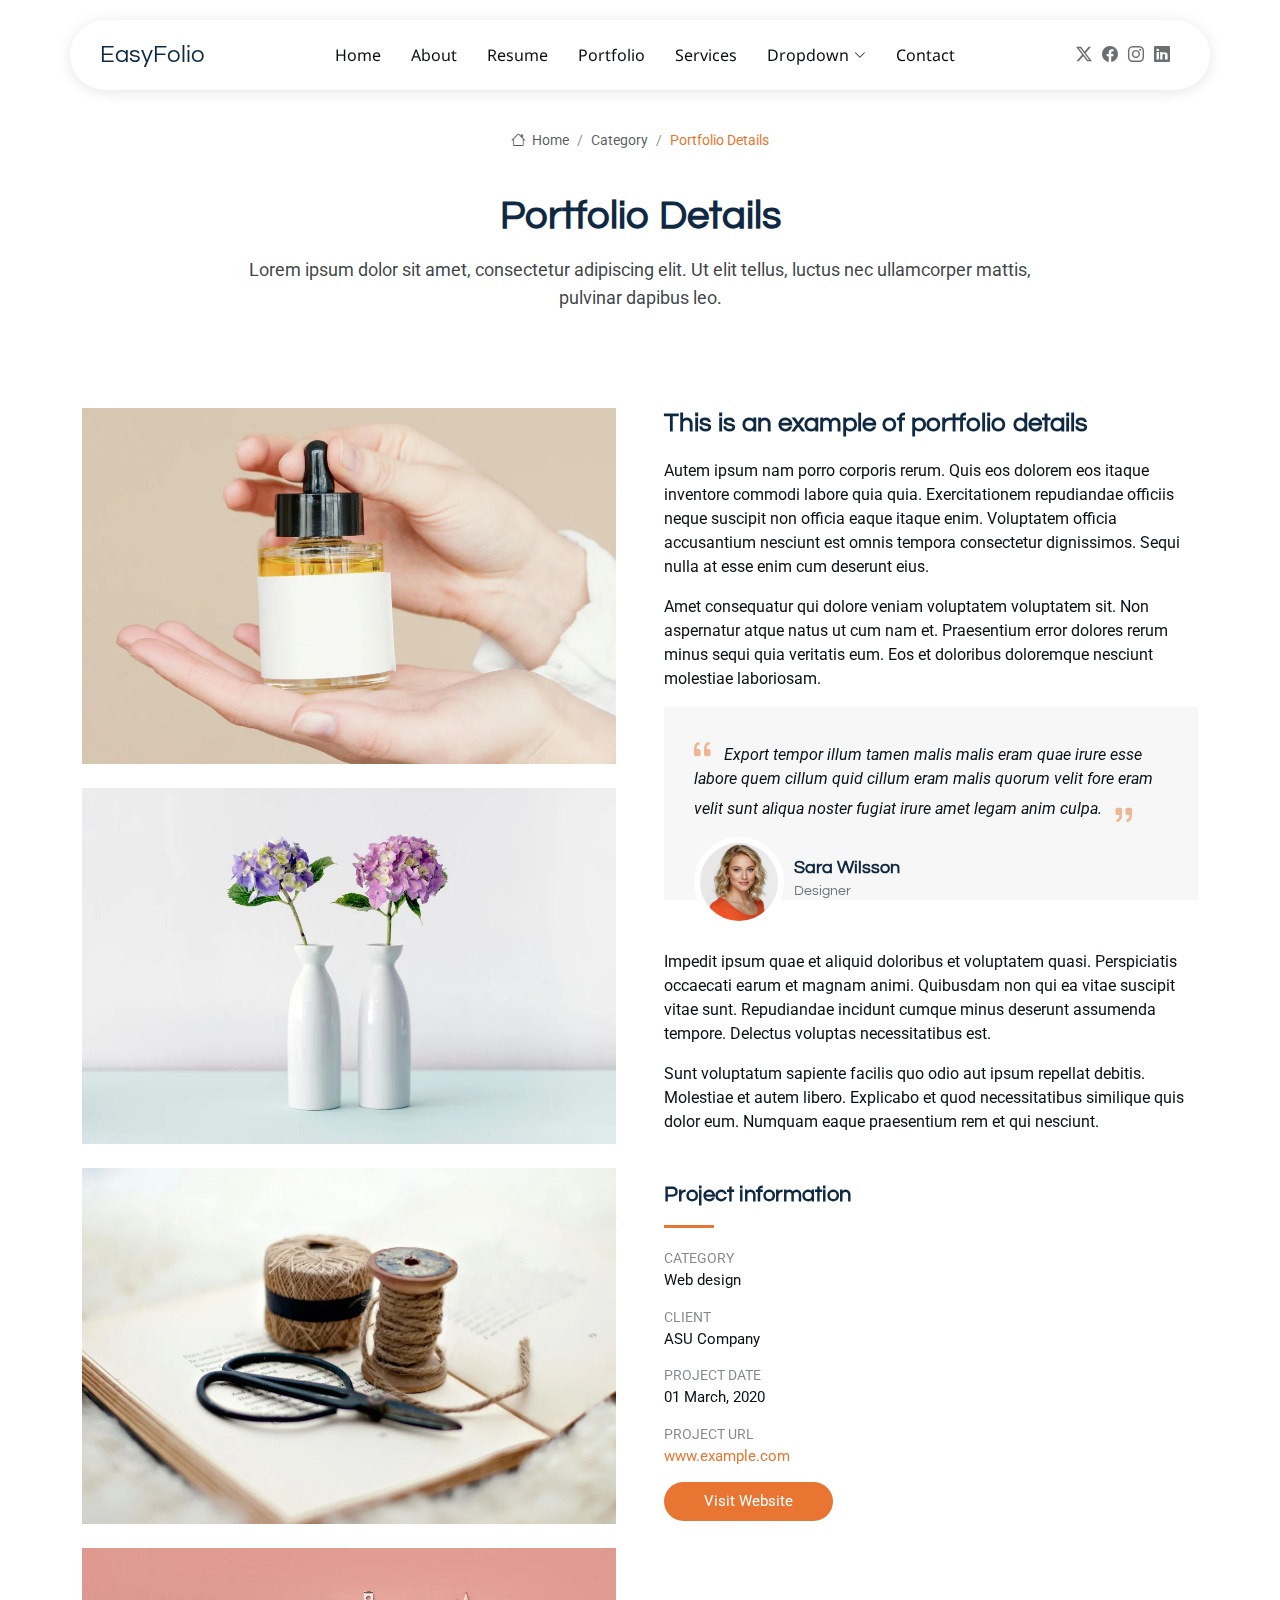
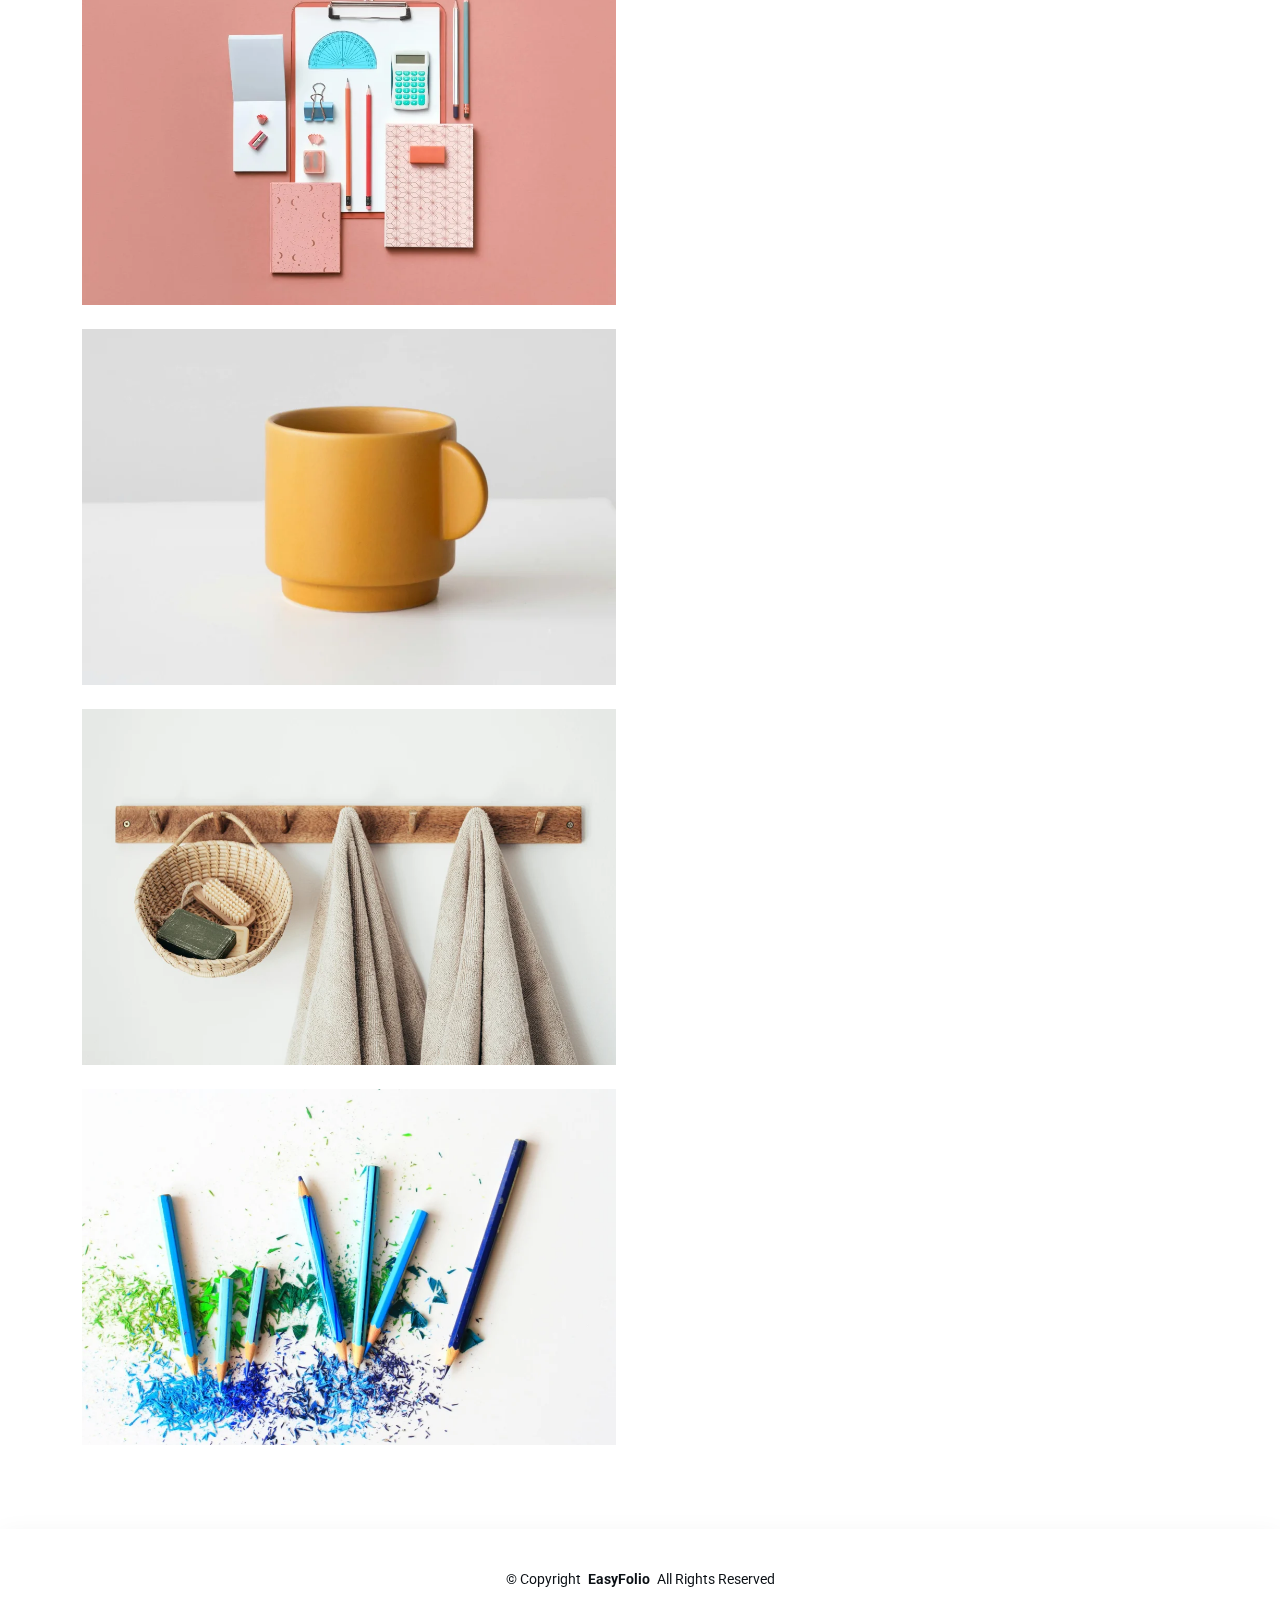
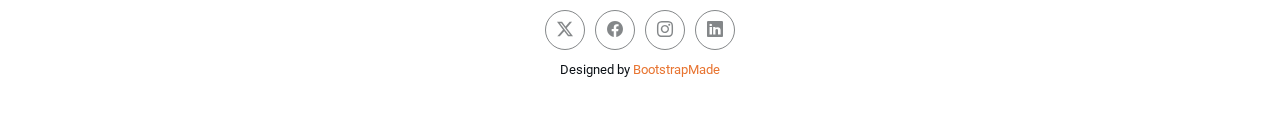
<file: portfolio-details.html>
<!DOCTYPE html>
<html lang="en">

<head>
  <meta charset="utf-8">
  <meta content="width=device-width, initial-scale=1.0" name="viewport">
  <title>Portfolio Details - EasyFolio Bootstrap Template</title>
  <meta name="description" content="">
  <meta name="keywords" content="">

  <!-- Favicons -->
  <link href="assets/img/favicon.png" rel="icon">
  <link href="assets/img/apple-touch-icon.png" rel="apple-touch-icon">

  <!-- Fonts -->
  <link href="https://fonts.googleapis.com" rel="preconnect">
  <link href="https://fonts.gstatic.com" rel="preconnect" crossorigin>
  <link href="https://fonts.googleapis.com/css2?family=Roboto:ital,wght@0,100;0,300;0,400;0,500;0,700;0,900;1,100;1,300;1,400;1,500;1,700;1,900&family=Noto+Sans:ital,wght@0,100;0,200;0,300;0,400;0,500;0,600;0,700;0,800;0,900;1,100;1,200;1,300;1,400;1,500;1,600;1,700;1,800;1,900&family=Questrial:wght@400&display=swap" rel="stylesheet">

  <!-- Vendor CSS Files -->
  <link href="assets/vendor/bootstrap/css/bootstrap.min.css" rel="stylesheet">
  <link href="assets/vendor/bootstrap-icons/bootstrap-icons.css" rel="stylesheet">
  <link href="assets/vendor/aos/aos.css" rel="stylesheet">
  <link href="assets/vendor/glightbox/css/glightbox.min.css" rel="stylesheet">
  <link href="assets/vendor/swiper/swiper-bundle.min.css" rel="stylesheet">

  <!-- Main CSS File -->
  <link href="assets/css/main.css" rel="stylesheet">

  <!-- =======================================================
  * Template Name: EasyFolio
  * Template URL: https://bootstrapmade.com/easyfolio-bootstrap-portfolio-template/
  * Updated: Feb 21 2025 with Bootstrap v5.3.3
  * Author: BootstrapMade.com
  * License: https://bootstrapmade.com/license/
  ======================================================== -->
</head>

<body class="portfolio-details-page">

  <header id="header" class="header d-flex align-items-center sticky-top">
    <div class="header-container container-fluid container-xl position-relative d-flex align-items-center justify-content-between">

      <a href="index.html" class="logo d-flex align-items-center me-auto me-xl-0">
        <!-- Uncomment the line below if you also wish to use an image logo -->
        <!-- <img src="assets/img/logo.webp" alt=""> -->
        <h1 class="sitename">EasyFolio</h1>
      </a>

      <nav id="navmenu" class="navmenu">
        <ul>
          <li><a href="#hero">Home</a></li>
          <li><a href="#about">About</a></li>
          <li><a href="#resume">Resume</a></li>
          <li><a href="#portfolio">Portfolio</a></li>
          <li><a href="#services">Services</a></li>
          <li class="dropdown"><a href="#"><span>Dropdown</span> <i class="bi bi-chevron-down toggle-dropdown"></i></a>
            <ul>
              <li><a href="#">Dropdown 1</a></li>
              <li class="dropdown"><a href="#"><span>Deep Dropdown</span> <i class="bi bi-chevron-down toggle-dropdown"></i></a>
                <ul>
                  <li><a href="#">Deep Dropdown 1</a></li>
                  <li><a href="#">Deep Dropdown 2</a></li>
                  <li><a href="#">Deep Dropdown 3</a></li>
                  <li><a href="#">Deep Dropdown 4</a></li>
                  <li><a href="#">Deep Dropdown 5</a></li>
                </ul>
              </li>
              <li><a href="#">Dropdown 2</a></li>
              <li><a href="#">Dropdown 3</a></li>
              <li><a href="#">Dropdown 4</a></li>
            </ul>
          </li>
          <li><a href="#contact">Contact</a></li>
        </ul>
        <i class="mobile-nav-toggle d-xl-none bi bi-list"></i>
      </nav>

      <div class="header-social-links">
        <a href="#" class="twitter"><i class="bi bi-twitter-x"></i></a>
        <a href="#" class="facebook"><i class="bi bi-facebook"></i></a>
        <a href="#" class="instagram"><i class="bi bi-instagram"></i></a>
        <a href="#" class="linkedin"><i class="bi bi-linkedin"></i></a>
      </div>

    </div>
  </header>

  <main class="main">

    <!-- Page Title -->
    <div class="page-title">
      <div class="breadcrumbs">
        <nav aria-label="breadcrumb">
          <ol class="breadcrumb">
            <li class="breadcrumb-item"><a href="#"><i class="bi bi-house"></i> Home</a></li>
            <li class="breadcrumb-item"><a href="#">Category</a></li>
            <li class="breadcrumb-item active current">Portfolio Details</li>
          </ol>
        </nav>
      </div>

      <div class="title-wrapper">
        <h1>Portfolio Details</h1>
        <p>Lorem ipsum dolor sit amet, consectetur adipiscing elit. Ut elit tellus, luctus nec ullamcorper mattis, pulvinar dapibus leo.</p>
      </div>
    </div><!-- End Page Title -->

    <!-- Portfolio Details Section -->
    <section id="portfolio-details" class="portfolio-details section">

      <div class="container" data-aos="fade-up">

        <div class="row gy-4 g-lg-5">
          <div class="col-lg-6">
            <img src="assets/img/portfolio/portfolio-1.webp" class="img-fluid mb-4" alt="">
            <img src="assets/img/portfolio/portfolio-10.webp" class="img-fluid mb-4" alt="">
            <img src="assets/img/portfolio/portfolio-7.webp" class="img-fluid mb-4" alt="">
            <img src="assets/img/portfolio/portfolio-4.webp" class="img-fluid mb-4" alt="">
            <img src="assets/img/portfolio/portfolio-5.webp" class="img-fluid mb-4" alt="">
            <img src="assets/img/portfolio/portfolio-11.webp" class="img-fluid mb-4" alt="">
            <img src="assets/img/portfolio/portfolio-8.webp" class="img-fluid mb-4" alt="">
          </div>

          <div class="col-lg-6">

            <div class="position-sticky" style="top: 40px">
              <div class="portfolio-description">
                <h2>This is an example of portfolio details</h2>
                <p>
                  Autem ipsum nam porro corporis rerum. Quis eos dolorem eos itaque inventore commodi labore quia quia. Exercitationem repudiandae officiis neque suscipit non officia eaque itaque enim. Voluptatem officia accusantium nesciunt est omnis tempora consectetur dignissimos. Sequi nulla at esse enim cum deserunt eius.
                </p>
                <p>
                  Amet consequatur qui dolore veniam voluptatem voluptatem sit. Non aspernatur atque natus ut cum nam et. Praesentium error dolores rerum minus sequi quia veritatis eum. Eos et doloribus doloremque nesciunt molestiae laboriosam.
                </p>

                <div class="testimonial-item">
                  <p>
                    <i class="bi bi-quote quote-icon-left"></i>
                    <span>Export tempor illum tamen malis malis eram quae irure esse labore quem cillum quid cillum eram malis quorum velit fore eram velit sunt aliqua noster fugiat irure amet legam anim culpa.</span>
                    <i class="bi bi-quote quote-icon-right"></i>
                  </p>
                  <div>
                    <img src="assets/img/person/person-f-5.webp" class="testimonial-img" alt="">
                    <h3>Sara Wilsson</h3>
                    <h4>Designer</h4>
                  </div>
                </div>

                <p>
                  Impedit ipsum quae et aliquid doloribus et voluptatem quasi. Perspiciatis occaecati earum et magnam animi. Quibusdam non qui ea vitae suscipit vitae sunt. Repudiandae incidunt cumque minus deserunt assumenda tempore. Delectus voluptas necessitatibus est.
                </p>

                <p>
                  Sunt voluptatum sapiente facilis quo odio aut ipsum repellat debitis. Molestiae et autem libero. Explicabo et quod necessitatibus similique quis dolor eum. Numquam eaque praesentium rem et qui nesciunt.
                </p>

              </div>

              <div class="portfolio-info mt-5">
                <h3>Project information</h3>
                <ul>
                  <li><strong>Category</strong> Web design</li>
                  <li><strong>Client</strong> ASU Company</li>
                  <li><strong>Project date</strong> 01 March, 2020</li>
                  <li><strong>Project URL</strong> <a href="#">www.example.com</a></li>
                  <li><a href="#" class="btn-visit align-self-start">Visit Website</a></li>
                </ul>
              </div>
            </div>

          </div>
        </div>

      </div>

    </section><!-- /Portfolio Details Section -->

  </main>

  <footer id="footer" class="footer">

    <div class="container">
      <div class="copyright text-center ">
        <p>© <span>Copyright</span> <strong class="px-1 sitename">EasyFolio</strong> <span>All Rights Reserved</span></p>
      </div>
      <div class="social-links d-flex justify-content-center">
        <a href=""><i class="bi bi-twitter-x"></i></a>
        <a href=""><i class="bi bi-facebook"></i></a>
        <a href=""><i class="bi bi-instagram"></i></a>
        <a href=""><i class="bi bi-linkedin"></i></a>
      </div>
      <div class="credits">
        <!-- All the links in the footer should remain intact. -->
        <!-- You can delete the links only if you've purchased the pro version. -->
        <!-- Licensing information: https://bootstrapmade.com/license/ -->
        <!-- Purchase the pro version with working PHP/AJAX contact form: [buy-url] -->
        Designed by <a href="https://bootstrapmade.com/">BootstrapMade</a>
      </div>
    </div>

  </footer>

  <!-- Scroll Top -->
  <a href="#" id="scroll-top" class="scroll-top d-flex align-items-center justify-content-center"><i class="bi bi-arrow-up-short"></i></a>

  <!-- Vendor JS Files -->
  <script src="assets/vendor/bootstrap/js/bootstrap.bundle.min.js"></script>
  <script src="assets/vendor/php-email-form/validate.js"></script>
  <script src="assets/vendor/aos/aos.js"></script>
  <script src="assets/vendor/waypoints/noframework.waypoints.js"></script>
  <script src="assets/vendor/glightbox/js/glightbox.min.js"></script>
  <script src="assets/vendor/imagesloaded/imagesloaded.pkgd.min.js"></script>
  <script src="assets/vendor/isotope-layout/isotope.pkgd.min.js"></script>
  <script src="assets/vendor/swiper/swiper-bundle.min.js"></script>

  <!-- Main JS File -->
  <script src="assets/js/main.js"></script>

</body>

</html>
</file>
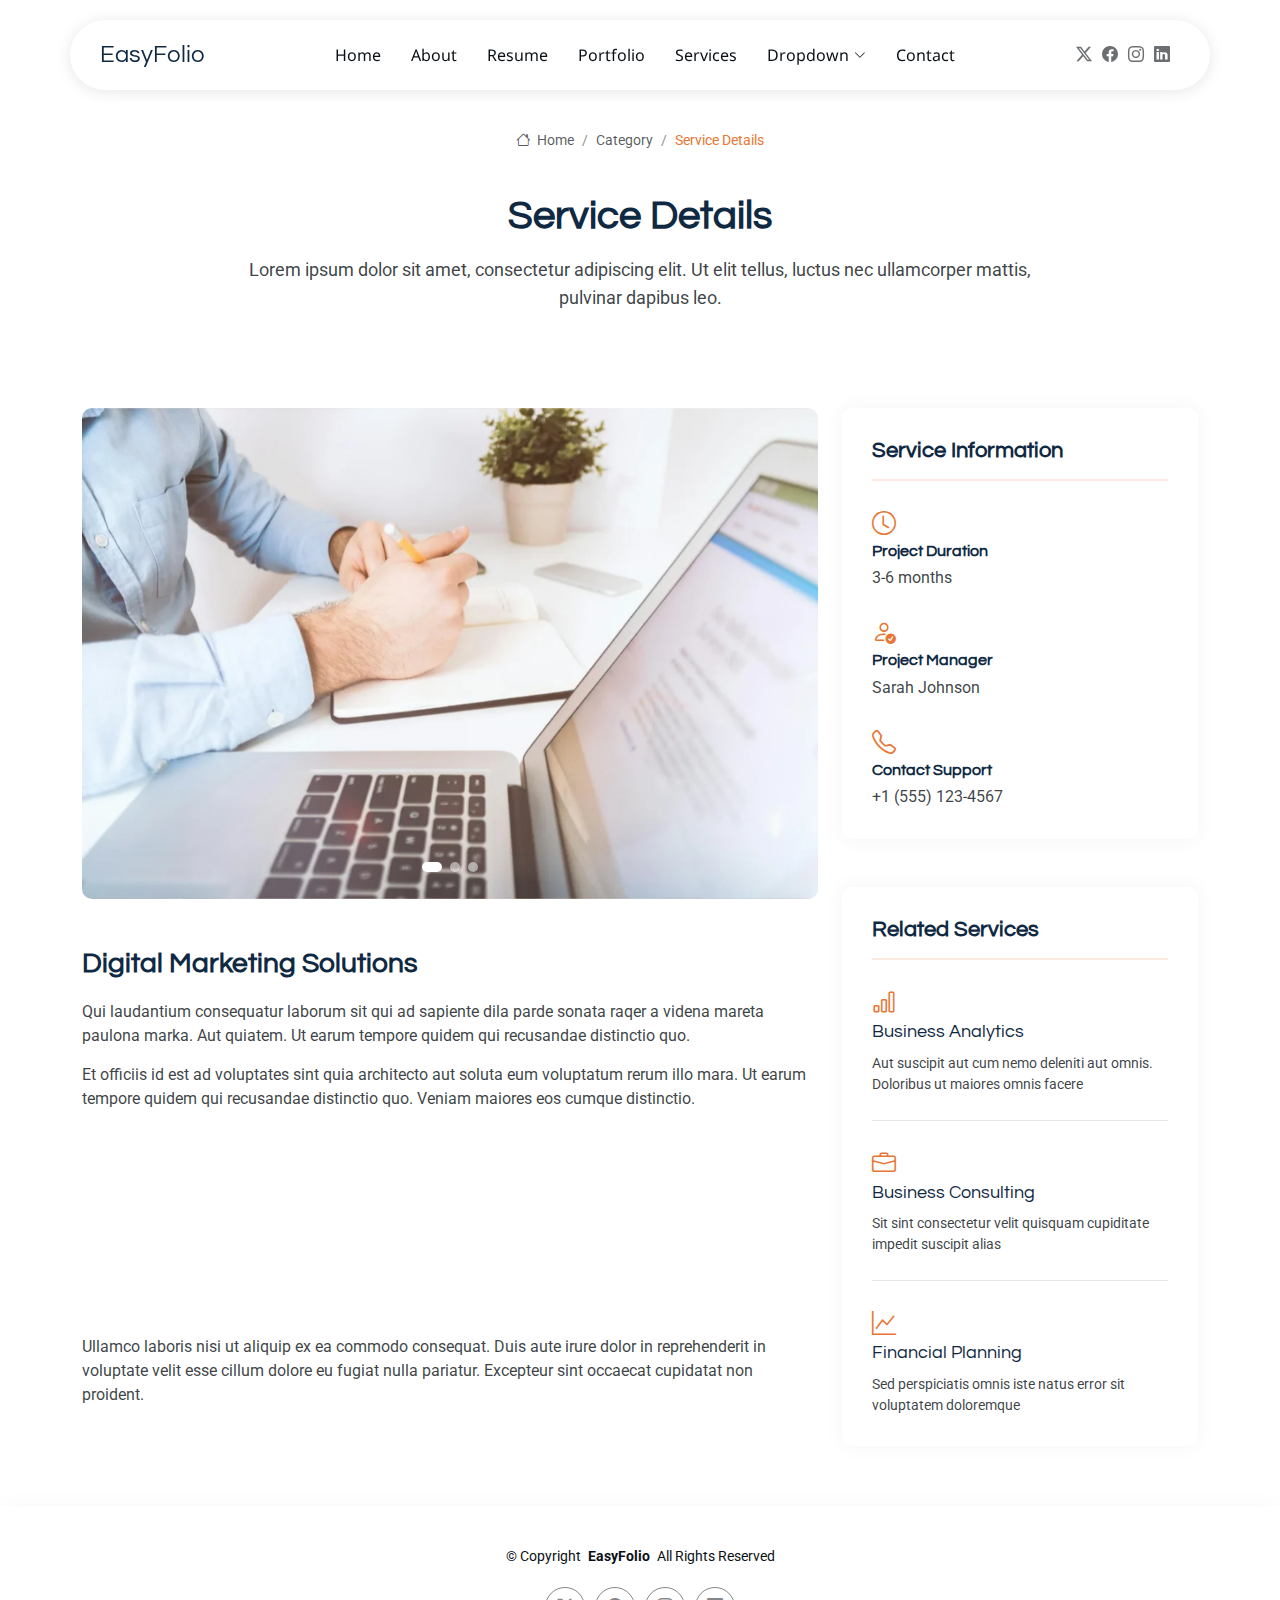
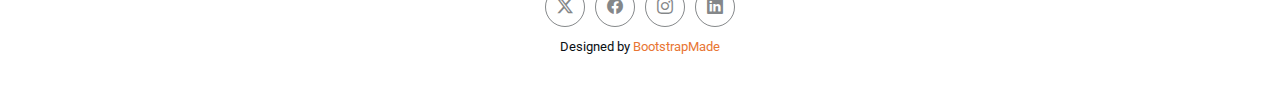
<file: service-details.html>
<!DOCTYPE html>
<html lang="en">

<head>
  <meta charset="utf-8">
  <meta content="width=device-width, initial-scale=1.0" name="viewport">
  <title>Service Details - EasyFolio Bootstrap Template</title>
  <meta name="description" content="">
  <meta name="keywords" content="">

  <!-- Favicons -->
  <link href="assets/img/favicon.png" rel="icon">
  <link href="assets/img/apple-touch-icon.png" rel="apple-touch-icon">

  <!-- Fonts -->
  <link href="https://fonts.googleapis.com" rel="preconnect">
  <link href="https://fonts.gstatic.com" rel="preconnect" crossorigin>
  <link href="https://fonts.googleapis.com/css2?family=Roboto:ital,wght@0,100;0,300;0,400;0,500;0,700;0,900;1,100;1,300;1,400;1,500;1,700;1,900&family=Noto+Sans:ital,wght@0,100;0,200;0,300;0,400;0,500;0,600;0,700;0,800;0,900;1,100;1,200;1,300;1,400;1,500;1,600;1,700;1,800;1,900&family=Questrial:wght@400&display=swap" rel="stylesheet">

  <!-- Vendor CSS Files -->
  <link href="assets/vendor/bootstrap/css/bootstrap.min.css" rel="stylesheet">
  <link href="assets/vendor/bootstrap-icons/bootstrap-icons.css" rel="stylesheet">
  <link href="assets/vendor/aos/aos.css" rel="stylesheet">
  <link href="assets/vendor/glightbox/css/glightbox.min.css" rel="stylesheet">
  <link href="assets/vendor/swiper/swiper-bundle.min.css" rel="stylesheet">

  <!-- Main CSS File -->
  <link href="assets/css/main.css" rel="stylesheet">

  <!-- =======================================================
  * Template Name: EasyFolio
  * Template URL: https://bootstrapmade.com/easyfolio-bootstrap-portfolio-template/
  * Updated: Feb 21 2025 with Bootstrap v5.3.3
  * Author: BootstrapMade.com
  * License: https://bootstrapmade.com/license/
  ======================================================== -->
</head>

<body class="service-details-page">

  <header id="header" class="header d-flex align-items-center sticky-top">
    <div class="header-container container-fluid container-xl position-relative d-flex align-items-center justify-content-between">

      <a href="index.html" class="logo d-flex align-items-center me-auto me-xl-0">
        <!-- Uncomment the line below if you also wish to use an image logo -->
        <!-- <img src="assets/img/logo.webp" alt=""> -->
        <h1 class="sitename">EasyFolio</h1>
      </a>

      <nav id="navmenu" class="navmenu">
        <ul>
          <li><a href="#hero">Home</a></li>
          <li><a href="#about">About</a></li>
          <li><a href="#resume">Resume</a></li>
          <li><a href="#portfolio">Portfolio</a></li>
          <li><a href="#services">Services</a></li>
          <li class="dropdown"><a href="#"><span>Dropdown</span> <i class="bi bi-chevron-down toggle-dropdown"></i></a>
            <ul>
              <li><a href="#">Dropdown 1</a></li>
              <li class="dropdown"><a href="#"><span>Deep Dropdown</span> <i class="bi bi-chevron-down toggle-dropdown"></i></a>
                <ul>
                  <li><a href="#">Deep Dropdown 1</a></li>
                  <li><a href="#">Deep Dropdown 2</a></li>
                  <li><a href="#">Deep Dropdown 3</a></li>
                  <li><a href="#">Deep Dropdown 4</a></li>
                  <li><a href="#">Deep Dropdown 5</a></li>
                </ul>
              </li>
              <li><a href="#">Dropdown 2</a></li>
              <li><a href="#">Dropdown 3</a></li>
              <li><a href="#">Dropdown 4</a></li>
            </ul>
          </li>
          <li><a href="#contact">Contact</a></li>
        </ul>
        <i class="mobile-nav-toggle d-xl-none bi bi-list"></i>
      </nav>

      <div class="header-social-links">
        <a href="#" class="twitter"><i class="bi bi-twitter-x"></i></a>
        <a href="#" class="facebook"><i class="bi bi-facebook"></i></a>
        <a href="#" class="instagram"><i class="bi bi-instagram"></i></a>
        <a href="#" class="linkedin"><i class="bi bi-linkedin"></i></a>
      </div>

    </div>
  </header>

  <main class="main">

    <!-- Page Title -->
    <div class="page-title">
      <div class="breadcrumbs">
        <nav aria-label="breadcrumb">
          <ol class="breadcrumb">
            <li class="breadcrumb-item"><a href="#"><i class="bi bi-house"></i> Home</a></li>
            <li class="breadcrumb-item"><a href="#">Category</a></li>
            <li class="breadcrumb-item active current">Service Details</li>
          </ol>
        </nav>
      </div>

      <div class="title-wrapper">
        <h1>Service Details</h1>
        <p>Lorem ipsum dolor sit amet, consectetur adipiscing elit. Ut elit tellus, luctus nec ullamcorper mattis, pulvinar dapibus leo.</p>
      </div>
    </div><!-- End Page Title -->

    <!-- Service Details Section -->
    <section id="service-details" class="service-details section">

      <div class="container" data-aos="fade-up" data-aos-delay="100">

        <div class="row gy-4">

          <div class="col-lg-8">
            <div class="service-details-slider swiper init-swiper">
              <script type="application/json" class="swiper-config">
                {
                  "loop": true,
                  "speed": 600,
                  "autoplay": {
                    "delay": 5000
                  },
                  "slidesPerView": 1,
                  "pagination": {
                    "el": ".swiper-pagination",
                    "type": "bullets",
                    "clickable": true
                  }
                }
              </script>
              <div class="swiper-wrapper align-items-center">
                <div class="swiper-slide">
                  <img src="assets/img/services/services-1.webp" alt="" class="img-fluid" loading="lazy">
                </div>
                <div class="swiper-slide">
                  <img src="assets/img/services/services-2.webp" alt="" class="img-fluid" loading="lazy">
                </div>
                <div class="swiper-slide">
                  <img src="assets/img/services/services-3.webp" alt="" class="img-fluid" loading="lazy">
                </div>
              </div>
              <div class="swiper-pagination"></div>
            </div>

            <div class="content mt-5">
              <h3>Digital Marketing Solutions</h3>
              <p>
                Qui laudantium consequatur laborum sit qui ad sapiente dila parde sonata raqer a videna mareta paulona marka. Aut quiatem. Ut earum tempore quidem qui recusandae distinctio quo.
              </p>
              <p>
                Et officiis id est ad voluptates sint quia architecto aut soluta eum voluptatum rerum illo mara. Ut earum tempore quidem qui recusandae distinctio quo. Veniam maiores eos cumque distinctio.
              </p>

              <div class="features mt-4">
                <div class="row gy-4">
                  <div class="col-md-6" data-aos="fade-up" data-aos-delay="100">
                    <div class="feature-box d-flex align-items-center">
                      <i class="bi bi-check"></i>
                      <h4>Search Engine Optimization</h4>
                    </div>
                  </div>
                  <div class="col-md-6" data-aos="fade-up" data-aos-delay="200">
                    <div class="feature-box d-flex align-items-center">
                      <i class="bi bi-check"></i>
                      <h4>Social Media Marketing</h4>
                    </div>
                  </div>
                  <div class="col-md-6" data-aos="fade-up" data-aos-delay="300">
                    <div class="feature-box d-flex align-items-center">
                      <i class="bi bi-check"></i>
                      <h4>Content Marketing Strategy</h4>
                    </div>
                  </div>
                  <div class="col-md-6" data-aos="fade-up" data-aos-delay="400">
                    <div class="feature-box d-flex align-items-center">
                      <i class="bi bi-check"></i>
                      <h4>Email Marketing Campaigns</h4>
                    </div>
                  </div>
                </div>
              </div>

              <p class="mt-4">
                Ullamco laboris nisi ut aliquip ex ea commodo consequat. Duis aute irure dolor in reprehenderit in voluptate velit esse cillum dolore eu fugiat nulla pariatur. Excepteur sint occaecat cupidatat non proident.
              </p>
            </div>
          </div>

          <div class="col-lg-4">
            <div class="service-info">
              <h4>Service Information</h4>
              <div class="info-item">
                <i class="bi bi-clock"></i>
                <h5>Project Duration</h5>
                <p>3-6 months</p>
              </div>
              <div class="info-item">
                <i class="bi bi-person-check"></i>
                <h5>Project Manager</h5>
                <p>Sarah Johnson</p>
              </div>
              <div class="info-item">
                <i class="bi bi-telephone"></i>
                <h5>Contact Support</h5>
                <p>+1 (555) 123-4567</p>
              </div>
            </div>

            <div class="related-services mt-5">
              <h4>Related Services</h4>
              <div class="service-item">
                <i class="bi bi-bar-chart"></i>
                <h5><a href="#">Business Analytics</a></h5>
                <p>Aut suscipit aut cum nemo deleniti aut omnis. Doloribus ut maiores omnis facere</p>
              </div>
              <div class="service-item">
                <i class="bi bi-briefcase"></i>
                <h5><a href="#">Business Consulting</a></h5>
                <p>Sit sint consectetur velit quisquam cupiditate impedit suscipit alias</p>
              </div>
              <div class="service-item">
                <i class="bi bi-graph-up"></i>
                <h5><a href="#">Financial Planning</a></h5>
                <p>Sed perspiciatis omnis iste natus error sit voluptatem doloremque</p>
              </div>
            </div>
          </div>

        </div>

      </div>

    </section><!-- /Service Details Section -->

  </main>

  <footer id="footer" class="footer">

    <div class="container">
      <div class="copyright text-center ">
        <p>© <span>Copyright</span> <strong class="px-1 sitename">EasyFolio</strong> <span>All Rights Reserved</span></p>
      </div>
      <div class="social-links d-flex justify-content-center">
        <a href=""><i class="bi bi-twitter-x"></i></a>
        <a href=""><i class="bi bi-facebook"></i></a>
        <a href=""><i class="bi bi-instagram"></i></a>
        <a href=""><i class="bi bi-linkedin"></i></a>
      </div>
      <div class="credits">
        <!-- All the links in the footer should remain intact. -->
        <!-- You can delete the links only if you've purchased the pro version. -->
        <!-- Licensing information: https://bootstrapmade.com/license/ -->
        <!-- Purchase the pro version with working PHP/AJAX contact form: [buy-url] -->
        Designed by <a href="https://bootstrapmade.com/">BootstrapMade</a>
      </div>
    </div>

  </footer>

  <!-- Scroll Top -->
  <a href="#" id="scroll-top" class="scroll-top d-flex align-items-center justify-content-center"><i class="bi bi-arrow-up-short"></i></a>

  <!-- Vendor JS Files -->
  <script src="assets/vendor/bootstrap/js/bootstrap.bundle.min.js"></script>
  <script src="assets/vendor/php-email-form/validate.js"></script>
  <script src="assets/vendor/aos/aos.js"></script>
  <script src="assets/vendor/waypoints/noframework.waypoints.js"></script>
  <script src="assets/vendor/glightbox/js/glightbox.min.js"></script>
  <script src="assets/vendor/imagesloaded/imagesloaded.pkgd.min.js"></script>
  <script src="assets/vendor/isotope-layout/isotope.pkgd.min.js"></script>
  <script src="assets/vendor/swiper/swiper-bundle.min.js"></script>

  <!-- Main JS File -->
  <script src="assets/js/main.js"></script>

</body>

</html>
</file>
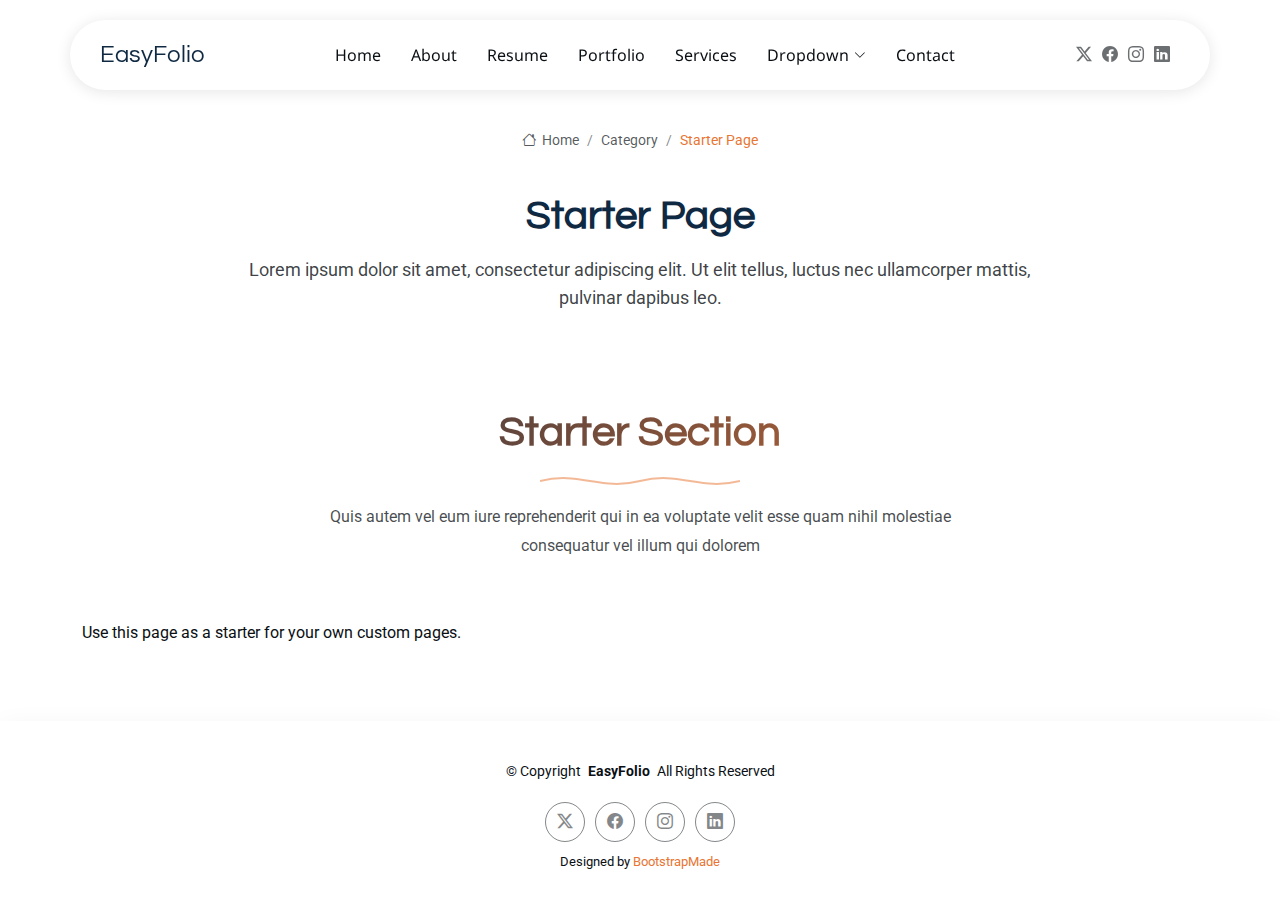
<file: starter-page.html>
<!DOCTYPE html>
<html lang="en">

<head>
  <meta charset="utf-8">
  <meta content="width=device-width, initial-scale=1.0" name="viewport">
  <title>Starter Page - EasyFolio Bootstrap Template</title>
  <meta name="description" content="">
  <meta name="keywords" content="">

  <!-- Favicons -->
  <link href="assets/img/favicon.png" rel="icon">
  <link href="assets/img/apple-touch-icon.png" rel="apple-touch-icon">

  <!-- Fonts -->
  <link href="https://fonts.googleapis.com" rel="preconnect">
  <link href="https://fonts.gstatic.com" rel="preconnect" crossorigin>
  <link href="https://fonts.googleapis.com/css2?family=Roboto:ital,wght@0,100;0,300;0,400;0,500;0,700;0,900;1,100;1,300;1,400;1,500;1,700;1,900&family=Noto+Sans:ital,wght@0,100;0,200;0,300;0,400;0,500;0,600;0,700;0,800;0,900;1,100;1,200;1,300;1,400;1,500;1,600;1,700;1,800;1,900&family=Questrial:wght@400&display=swap" rel="stylesheet">

  <!-- Vendor CSS Files -->
  <link href="assets/vendor/bootstrap/css/bootstrap.min.css" rel="stylesheet">
  <link href="assets/vendor/bootstrap-icons/bootstrap-icons.css" rel="stylesheet">
  <link href="assets/vendor/aos/aos.css" rel="stylesheet">
  <link href="assets/vendor/glightbox/css/glightbox.min.css" rel="stylesheet">
  <link href="assets/vendor/swiper/swiper-bundle.min.css" rel="stylesheet">

  <!-- Main CSS File -->
  <link href="assets/css/main.css" rel="stylesheet">

  <!-- =======================================================
  * Template Name: EasyFolio
  * Template URL: https://bootstrapmade.com/easyfolio-bootstrap-portfolio-template/
  * Updated: Feb 21 2025 with Bootstrap v5.3.3
  * Author: BootstrapMade.com
  * License: https://bootstrapmade.com/license/
  ======================================================== -->
</head>

<body class="starter-page-page">

  <header id="header" class="header d-flex align-items-center sticky-top">
    <div class="header-container container-fluid container-xl position-relative d-flex align-items-center justify-content-between">

      <a href="index.html" class="logo d-flex align-items-center me-auto me-xl-0">
        <!-- Uncomment the line below if you also wish to use an image logo -->
        <!-- <img src="assets/img/logo.webp" alt=""> -->
        <h1 class="sitename">EasyFolio</h1>
      </a>

      <nav id="navmenu" class="navmenu">
        <ul>
          <li><a href="#hero">Home</a></li>
          <li><a href="#about">About</a></li>
          <li><a href="#resume">Resume</a></li>
          <li><a href="#portfolio">Portfolio</a></li>
          <li><a href="#services">Services</a></li>
          <li class="dropdown"><a href="#"><span>Dropdown</span> <i class="bi bi-chevron-down toggle-dropdown"></i></a>
            <ul>
              <li><a href="#">Dropdown 1</a></li>
              <li class="dropdown"><a href="#"><span>Deep Dropdown</span> <i class="bi bi-chevron-down toggle-dropdown"></i></a>
                <ul>
                  <li><a href="#">Deep Dropdown 1</a></li>
                  <li><a href="#">Deep Dropdown 2</a></li>
                  <li><a href="#">Deep Dropdown 3</a></li>
                  <li><a href="#">Deep Dropdown 4</a></li>
                  <li><a href="#">Deep Dropdown 5</a></li>
                </ul>
              </li>
              <li><a href="#">Dropdown 2</a></li>
              <li><a href="#">Dropdown 3</a></li>
              <li><a href="#">Dropdown 4</a></li>
            </ul>
          </li>
          <li><a href="#contact">Contact</a></li>
        </ul>
        <i class="mobile-nav-toggle d-xl-none bi bi-list"></i>
      </nav>

      <div class="header-social-links">
        <a href="#" class="twitter"><i class="bi bi-twitter-x"></i></a>
        <a href="#" class="facebook"><i class="bi bi-facebook"></i></a>
        <a href="#" class="instagram"><i class="bi bi-instagram"></i></a>
        <a href="#" class="linkedin"><i class="bi bi-linkedin"></i></a>
      </div>

    </div>
  </header>

  <main class="main">

    <!-- Page Title -->
    <div class="page-title">
      <div class="breadcrumbs">
        <nav aria-label="breadcrumb">
          <ol class="breadcrumb">
            <li class="breadcrumb-item"><a href="#"><i class="bi bi-house"></i> Home</a></li>
            <li class="breadcrumb-item"><a href="#">Category</a></li>
            <li class="breadcrumb-item active current">Starter Page</li>
          </ol>
        </nav>
      </div>

      <div class="title-wrapper">
        <h1>Starter Page</h1>
        <p>Lorem ipsum dolor sit amet, consectetur adipiscing elit. Ut elit tellus, luctus nec ullamcorper mattis, pulvinar dapibus leo.</p>
      </div>
    </div><!-- End Page Title -->

    <!-- Starter Section Section -->
    <section id="starter-section" class="starter-section section">

      <!-- Section Title -->
      <div class="container section-title" data-aos="fade-up">
        <h2>Starter Section</h2>
        <div class="title-shape">
          <svg viewBox="0 0 200 20" xmlns="http://www.w3.org/2000/svg">
            <path d="M 0,10 C 40,0 60,20 100,10 C 140,0 160,20 200,10" fill="none" stroke="currentColor" stroke-width="2"></path>
          </svg>
        </div>
        <p>Quis autem vel eum iure reprehenderit qui in ea voluptate velit esse quam nihil molestiae consequatur vel illum qui dolorem</p>
      </div><!-- End Section Title -->

      <div class="container" data-aos="fade-up">
        <p>Use this page as a starter for your own custom pages.</p>
      </div>

    </section><!-- /Starter Section Section -->

  </main>

  <footer id="footer" class="footer">

    <div class="container">
      <div class="copyright text-center ">
        <p>© <span>Copyright</span> <strong class="px-1 sitename">EasyFolio</strong> <span>All Rights Reserved</span></p>
      </div>
      <div class="social-links d-flex justify-content-center">
        <a href=""><i class="bi bi-twitter-x"></i></a>
        <a href=""><i class="bi bi-facebook"></i></a>
        <a href=""><i class="bi bi-instagram"></i></a>
        <a href=""><i class="bi bi-linkedin"></i></a>
      </div>
      <div class="credits">
        <!-- All the links in the footer should remain intact. -->
        <!-- You can delete the links only if you've purchased the pro version. -->
        <!-- Licensing information: https://bootstrapmade.com/license/ -->
        <!-- Purchase the pro version with working PHP/AJAX contact form: [buy-url] -->
        Designed by <a href="https://bootstrapmade.com/">BootstrapMade</a>
      </div>
    </div>

  </footer>

  <!-- Scroll Top -->
  <a href="#" id="scroll-top" class="scroll-top d-flex align-items-center justify-content-center"><i class="bi bi-arrow-up-short"></i></a>

  <!-- Vendor JS Files -->
  <script src="assets/vendor/bootstrap/js/bootstrap.bundle.min.js"></script>
  <script src="assets/vendor/php-email-form/validate.js"></script>
  <script src="assets/vendor/aos/aos.js"></script>
  <script src="assets/vendor/waypoints/noframework.waypoints.js"></script>
  <script src="assets/vendor/glightbox/js/glightbox.min.js"></script>
  <script src="assets/vendor/imagesloaded/imagesloaded.pkgd.min.js"></script>
  <script src="assets/vendor/isotope-layout/isotope.pkgd.min.js"></script>
  <script src="assets/vendor/swiper/swiper-bundle.min.js"></script>

  <!-- Main JS File -->
  <script src="assets/js/main.js"></script>

</body>

</html>
</file>
<file: assets/css/main.css>
/**
* Template Name: EasyFolio
* Template URL: https://bootstrapmade.com/easyfolio-bootstrap-portfolio-template/
* Updated: Feb 21 2025 with Bootstrap v5.3.3
* Author: BootstrapMade.com
* License: https://bootstrapmade.com/license/
*/

/*--------------------------------------------------------------
# Font & Color Variables
# Help: https://bootstrapmade.com/color-system/
--------------------------------------------------------------*/
/* Fonts */
:root {
  --default-font: "Roboto",  system-ui, -apple-system, "Segoe UI", Roboto, "Helvetica Neue", Arial, "Noto Sans", "Liberation Sans", sans-serif, "Apple Color Emoji", "Segoe UI Emoji", "Segoe UI Symbol", "Noto Color Emoji";
  --heading-font: "Questrial",  sans-serif;
  --nav-font: "Noto Sans",  sans-serif;
}

/* Global Colors - The following color variables are used throughout the website. Updating them here will change the color scheme of the entire website */
:root { 
  --background-color: #ffffff; /* Background color for the entire website, including individual sections */
  --default-color: #0a0f14; /* Default color used for the majority of the text content across the entire website */
  --heading-color: #0f2943; /* Color for headings, subheadings and title throughout the website */
  --accent-color: #e87532; /* Accent color that represents your brand on the website. It's used for buttons, links, and other elements that need to stand out */
  --surface-color: #ffffff; /* The surface color is used as a background of boxed elements within sections, such as cards, icon boxes, or other elements that require a visual separation from the global background. */
  --contrast-color: #ffffff; /* Contrast color for text, ensuring readability against backgrounds of accent, heading, or default colors. */
}

/* Nav Menu Colors - The following color variables are used specifically for the navigation menu. They are separate from the global colors to allow for more customization options */
:root {
  --nav-color: #0a0f14;  /* The default color of the main navmenu links */
  --nav-hover-color: #e87532; /* Applied to main navmenu links when they are hovered over or active */
  --nav-mobile-background-color: #ffffff; /* Used as the background color for mobile navigation menu */
  --nav-dropdown-background-color: #ffffff; /* Used as the background color for dropdown items that appear when hovering over primary navigation items */
  --nav-dropdown-color: #0a0f14; /* Used for navigation links of the dropdown items in the navigation menu. */
  --nav-dropdown-hover-color: #e87532; /* Similar to --nav-hover-color, this color is applied to dropdown navigation links when they are hovered over. */
}

/* Color Presets - These classes override global colors when applied to any section or element, providing reuse of the sam color scheme. */

.light-background {
  --background-color: #faf9fb;
  --surface-color: #ffffff;
}

.dark-background {
  --background-color: #060606;
  --default-color: #ffffff;
  --heading-color: #ffffff;
  --surface-color: #252525;
  --contrast-color: #ffffff;
}

/* Smooth scroll */
:root {
  scroll-behavior: smooth;
}

/*--------------------------------------------------------------
# General Styling & Shared Classes
--------------------------------------------------------------*/
body {
  color: var(--default-color);
  background-color: var(--background-color);
  font-family: var(--default-font);
}

a {
  color: var(--accent-color);
  text-decoration: none;
  transition: 0.3s;
}

a:hover {
  color: color-mix(in srgb, var(--accent-color), transparent 25%);
  text-decoration: none;
}

h1,
h2,
h3,
h4,
h5,
h6 {
  color: var(--heading-color);
  font-family: var(--heading-font);
}

/* PHP Email Form Messages
------------------------------*/
.php-email-form .error-message {
  display: none;
  background: #df1529;
  color: #ffffff;
  text-align: left;
  padding: 15px;
  margin-bottom: 24px;
  font-weight: 600;
}

.php-email-form .sent-message {
  display: none;
  color: #ffffff;
  background: #059652;
  text-align: center;
  padding: 15px;
  margin-bottom: 24px;
  font-weight: 600;
}

.php-email-form .loading {
  display: none;
  background: var(--surface-color);
  text-align: center;
  padding: 15px;
  margin-bottom: 24px;
}

.php-email-form .loading:before {
  content: "";
  display: inline-block;
  border-radius: 50%;
  width: 24px;
  height: 24px;
  margin: 0 10px -6px 0;
  border: 3px solid var(--accent-color);
  border-top-color: var(--surface-color);
  animation: php-email-form-loading 1s linear infinite;
}

@keyframes php-email-form-loading {
  0% {
    transform: rotate(0deg);
  }

  100% {
    transform: rotate(360deg);
  }
}

/*--------------------------------------------------------------
# Global Header
--------------------------------------------------------------*/
.header {
  color: var(--default-color);
  background-color: var(--background-color);
  padding: 20px 0;
  transition: all 0.5s;
  z-index: 997;
}

.header .header-container {
  background: var(--surface-color);
  border-radius: 50px;
  padding: 5px 25px;
  box-shadow: 0px 2px 15px rgba(0, 0, 0, 0.1);
}

.header .logo {
  line-height: 1;
}

.header .logo img {
  max-height: 36px;
  margin-right: 8px;
}

.header .logo h1 {
  font-size: 24px;
  margin: 0;
  padding-left: 5px;
  font-weight: 500;
  color: var(--heading-color);
}

.header .header-social-links {
  padding-right: 15px;
}

.header .header-social-links a {
  color: color-mix(in srgb, var(--default-color), transparent 40%);
  padding-left: 6px;
  display: inline-block;
  transition: 0.3s;
  font-size: 16px;
}

.header .header-social-links a:hover {
  color: var(--accent-color);
}

.header .header-social-links a i {
  line-height: 0px;
}

@media (max-width: 1200px) {
  .header {
    padding-top: 10px;
  }

  .header .header-container {
    margin-left: 10px;
    margin-right: 10px;
    padding: 10px 5px 10px 15px;
  }

  .header .logo {
    order: 1;
  }

  .header .header-social-links {
    order: 2;
  }

  .header .navmenu {
    order: 3;
  }
}

/*--------------------------------------------------------------
# Navigation Menu
--------------------------------------------------------------*/
/* Navmenu - Desktop */
@media (min-width: 1200px) {
  .navmenu {
    padding: 0;
  }

  .navmenu ul {
    margin: 0;
    padding: 0;
    display: flex;
    list-style: none;
    align-items: center;
  }

  .navmenu li {
    position: relative;
  }

  .navmenu a,
  .navmenu a:focus {
    color: var(--nav-color);
    padding: 18px 15px;
    font-size: 16px;
    font-family: var(--nav-font);
    font-weight: 400;
    display: flex;
    align-items: center;
    justify-content: space-between;
    white-space: nowrap;
    transition: 0.3s;
  }

  .navmenu a i,
  .navmenu a:focus i {
    font-size: 12px;
    line-height: 0;
    margin-left: 5px;
    transition: 0.3s;
  }

  .navmenu li:last-child a {
    padding-right: 0;
  }

  .navmenu li:hover>a,
  .navmenu .active,
  .navmenu .active:focus {
    color: var(--nav-hover-color);
  }

  .navmenu .dropdown ul {
    margin: 0;
    padding: 10px 0;
    background: var(--nav-dropdown-background-color);
    display: block;
    position: absolute;
    visibility: hidden;
    left: 14px;
    top: 130%;
    opacity: 0;
    transition: 0.3s;
    border-radius: 4px;
    z-index: 99;
    box-shadow: 0px 0px 30px rgba(0, 0, 0, 0.1);
  }

  .navmenu .dropdown ul li {
    min-width: 200px;
  }

  .navmenu .dropdown ul a {
    padding: 10px 20px;
    font-size: 15px;
    text-transform: none;
    color: var(--nav-dropdown-color);
  }

  .navmenu .dropdown ul a i {
    font-size: 12px;
  }

  .navmenu .dropdown ul a:hover,
  .navmenu .dropdown ul .active:hover,
  .navmenu .dropdown ul li:hover>a {
    color: var(--nav-dropdown-hover-color);
  }

  .navmenu .dropdown:hover>ul {
    opacity: 1;
    top: 100%;
    visibility: visible;
  }

  .navmenu .dropdown .dropdown ul {
    top: 0;
    left: -90%;
    visibility: hidden;
  }

  .navmenu .dropdown .dropdown:hover>ul {
    opacity: 1;
    top: 0;
    left: -100%;
    visibility: visible;
  }
}

/* Navmenu - Mobile */
@media (max-width: 1199px) {
  .mobile-nav-toggle {
    color: var(--nav-color);
    font-size: 28px;
    line-height: 0;
    margin-right: 10px;
    cursor: pointer;
    transition: color 0.3s;
  }

  .navmenu {
    padding: 0;
    z-index: 9997;
  }

  .navmenu ul {
    display: none;
    list-style: none;
    position: absolute;
    inset: 60px 20px 20px 20px;
    padding: 10px 0;
    margin: 0;
    border-radius: 6px;
    background-color: var(--nav-mobile-background-color);
    overflow-y: auto;
    transition: 0.3s;
    z-index: 9998;
    box-shadow: 0px 0px 30px rgba(0, 0, 0, 0.1);
  }

  .navmenu a,
  .navmenu a:focus {
    color: var(--nav-dropdown-color);
    padding: 10px 20px;
    font-family: var(--nav-font);
    font-size: 17px;
    font-weight: 500;
    display: flex;
    align-items: center;
    justify-content: space-between;
    white-space: nowrap;
    transition: 0.3s;
  }

  .navmenu a i,
  .navmenu a:focus i {
    font-size: 12px;
    line-height: 0;
    margin-left: 5px;
    width: 30px;
    height: 30px;
    display: flex;
    align-items: center;
    justify-content: center;
    border-radius: 50%;
    transition: 0.3s;
    background-color: color-mix(in srgb, var(--accent-color), transparent 90%);
  }

  .navmenu a i:hover,
  .navmenu a:focus i:hover {
    background-color: var(--accent-color);
    color: var(--contrast-color);
  }

  .navmenu a:hover,
  .navmenu .active,
  .navmenu .active:focus {
    color: var(--nav-dropdown-hover-color);
  }

  .navmenu .active i,
  .navmenu .active:focus i {
    background-color: var(--accent-color);
    color: var(--contrast-color);
    transform: rotate(180deg);
  }

  .navmenu .dropdown ul {
    position: static;
    display: none;
    z-index: 99;
    padding: 10px 0;
    margin: 10px 20px;
    background-color: var(--nav-dropdown-background-color);
    border: 1px solid color-mix(in srgb, var(--default-color), transparent 90%);
    box-shadow: none;
    transition: all 0.5s ease-in-out;
  }

  .navmenu .dropdown ul ul {
    background-color: rgba(33, 37, 41, 0.1);
  }

  .navmenu .dropdown>.dropdown-active {
    display: block;
    background-color: rgba(33, 37, 41, 0.03);
  }

  .mobile-nav-active {
    overflow: hidden;
  }

  .mobile-nav-active .mobile-nav-toggle {
    color: #fff;
    position: absolute;
    font-size: 32px;
    top: 15px;
    right: 15px;
    margin-right: 0;
    z-index: 9999;
  }

  .mobile-nav-active .navmenu {
    position: fixed;
    overflow: hidden;
    inset: 0;
    background: rgba(33, 37, 41, 0.8);
    transition: 0.3s;
  }

  .mobile-nav-active .navmenu>ul {
    display: block;
  }
}

/*--------------------------------------------------------------
# Global Footer
--------------------------------------------------------------*/
.footer {
  color: var(--default-color);
  background-color: var(--background-color);
  font-size: 14px;
  padding: 40px 0;
  position: relative;
  box-shadow: 0 5px 25px rgba(0, 0, 0, 0.05);
}

.footer .copyright p {
  margin-bottom: 0;
}

.footer .social-links {
  margin-top: 20px;
}

.footer .social-links a {
  display: flex;
  align-items: center;
  justify-content: center;
  width: 40px;
  height: 40px;
  border-radius: 50%;
  border: 1px solid color-mix(in srgb, var(--default-color), transparent 50%);
  font-size: 16px;
  color: color-mix(in srgb, var(--default-color), transparent 50%);
  margin: 0 5px;
  transition: 0.3s;
}

.footer .social-links a:hover {
  color: var(--accent-color);
  border-color: var(--accent-color);
}

.footer .credits {
  margin-top: 10px;
  font-size: 13px;
  text-align: center;
}

/*--------------------------------------------------------------
# Scroll Top Button
--------------------------------------------------------------*/
.scroll-top {
  position: fixed;
  visibility: hidden;
  opacity: 0;
  right: 15px;
  bottom: -15px;
  z-index: 99999;
  background-color: var(--accent-color);
  width: 44px;
  height: 44px;
  border-radius: 50px;
  transition: all 0.4s;
}

.scroll-top i {
  font-size: 24px;
  color: var(--contrast-color);
  line-height: 0;
}

.scroll-top:hover {
  background-color: color-mix(in srgb, var(--accent-color), transparent 20%);
  color: var(--contrast-color);
}

.scroll-top.active {
  visibility: visible;
  opacity: 1;
  bottom: 15px;
}

/*--------------------------------------------------------------
# Disable aos animation delay on mobile devices
--------------------------------------------------------------*/
@media screen and (max-width: 768px) {
  [data-aos-delay] {
    transition-delay: 0 !important;
  }
}

/*--------------------------------------------------------------
# Global Page Titles & Breadcrumbs
--------------------------------------------------------------*/
.page-title {
  text-align: center;
  padding: 20px 0;
}

.page-title .breadcrumbs {
  margin-bottom: 1.5rem;
}

.page-title .breadcrumbs .breadcrumb {
  justify-content: center;
  margin: 0;
  padding: 0;
  background: none;
}

.page-title .breadcrumbs .breadcrumb .breadcrumb-item {
  font-size: 0.9rem;
  color: color-mix(in srgb, var(--default-color), transparent 30%);
}

.page-title .breadcrumbs .breadcrumb .breadcrumb-item.active {
  color: var(--accent-color);
}

.page-title .breadcrumbs .breadcrumb .breadcrumb-item a {
  color: inherit;
  text-decoration: none;
  transition: color 0.3s ease;
}

.page-title .breadcrumbs .breadcrumb .breadcrumb-item a:hover {
  color: var(--accent-color);
}

.page-title .breadcrumbs .breadcrumb .breadcrumb-item a i {
  font-size: 0.9rem;
  margin-right: 0.2rem;
}

.page-title .breadcrumbs .breadcrumb .breadcrumb-item+.breadcrumb-item::before {
  color: color-mix(in srgb, var(--default-color), transparent 50%);
}

.page-title .title-wrapper {
  max-width: 800px;
  margin: 0 auto;
  padding: 1rem 0;
}

.page-title .title-wrapper h1 {
  font-size: 2.5rem;
  margin-bottom: 1rem;
  font-weight: 700;
  color: var(--heading-color);
}

.page-title .title-wrapper p {
  font-size: 1.1rem;
  color: color-mix(in srgb, var(--default-color), transparent 20%);
  margin: 0;
  line-height: 1.6;
}

@media (max-width: 768px) {
  .page-title .title-wrapper h1 {
    font-size: 2rem;
  }

  .page-title .title-wrapper p {
    font-size: 1rem;
  }
}

@media (max-width: 576px) {
  .page-title .title-wrapper h1 {
    font-size: 1.75rem;
  }
}

/*--------------------------------------------------------------
# Global Sections
--------------------------------------------------------------*/
section,
.section {
  color: var(--default-color);
  background-color: var(--background-color);
  padding: 60px 0;
  scroll-margin-top: 90px;
  overflow: clip;
}

@media (max-width: 1199px) {

  section,
  .section {
    scroll-margin-top: 66px;
  }
}

/*--------------------------------------------------------------
# Global Section Titles
--------------------------------------------------------------*/
.section-title {
  text-align: center;
  padding-bottom: 60px;
  position: relative;
}

.section-title h2 {
  font-size: 42px;
  font-weight: 700;
  margin-bottom: 10px;
  background: linear-gradient(120deg, var(--heading-color), var(--accent-color));
  -webkit-background-clip: text;
  -webkit-text-fill-color: transparent;
  background-clip: text;
  position: relative;
}

.section-title .title-shape {
  width: 200px;
  height: 20px;
  margin: 0 auto;
  color: var(--accent-color);
  opacity: 0.5;
}

.section-title .title-shape svg {
  width: 100%;
  height: 100%;
}

.section-title p {
  margin: 15px auto 0;
  font-size: 16px;
  max-width: 700px;
  color: color-mix(in srgb, var(--default-color), transparent 25%);
  line-height: 1.8;
}

@media (max-width: 768px) {
  .section-title h2 {
    font-size: 32px;
  }

  .section-title .subtitle-wrapper .subtitle {
    font-size: 13px;
  }
}

/*--------------------------------------------------------------
# Hero Section
--------------------------------------------------------------*/
.hero {
  padding: 80px 0;
  position: relative;
  overflow: hidden;
}

.hero .content h2 {
  font-size: 3.5rem;
  font-weight: 700;
  line-height: 1.2;
  margin-bottom: 1.5rem;
}

@media (max-width: 991px) {
  .hero .content h2 {
    font-size: 2.5rem;
  }
}

.hero .content .lead {
  font-size: 1.25rem;
  margin-bottom: 2rem;
  color: color-mix(in srgb, var(--default-color), transparent 20%);
}

.hero .cta-buttons {
  display: flex;
  gap: 1rem;
  margin-bottom: 3rem;
}

@media (max-width: 576px) {
  .hero .cta-buttons {
    flex-direction: column;
  }
}

.hero .cta-buttons .btn {
  padding: 0.8rem 2rem;
  font-size: 1rem;
  font-weight: 500;
  border-radius: 50px;
  transition: all 0.3s ease;
}

.hero .cta-buttons .btn.btn-primary {
  background-color: var(--accent-color);
  border-color: var(--accent-color);
  color: var(--contrast-color);
}

.hero .cta-buttons .btn.btn-primary:hover {
  background-color: color-mix(in srgb, var(--accent-color), transparent 15%);
  border-color: color-mix(in srgb, var(--accent-color), transparent 15%);
  transform: translateY(-2px);
}

.hero .cta-buttons .btn.btn-outline {
  border: 2px solid color-mix(in srgb, var(--accent-color), transparent 70%);
  color: var(--accent-color);
  background: transparent;
}

.hero .cta-buttons .btn.btn-outline:hover {
  background-color: var(--accent-color);
  color: var(--contrast-color);
  transform: translateY(-2px);
}

.hero .hero-stats {
  display: flex;
  gap: 3rem;
  margin-top: 2rem;
}

@media (max-width: 576px) {
  .hero .hero-stats {
    flex-direction: column;
    gap: 1.5rem;
  }
}

.hero .hero-stats .stat-item .stat-number {
  display: block;
  font-size: 2.5rem;
  font-weight: 700;
  color: var(--heading-color);
  line-height: 1;
}

.hero .hero-stats .stat-item .stat-label {
  font-size: 0.9rem;
  color: color-mix(in srgb, var(--default-color), transparent 30%);
  margin-top: 0.5rem;
  display: block;
}

.hero .hero-image {
  position: relative;
  padding: 2rem;
}

.hero .hero-image img {
  position: relative;
  z-index: 2;
}

.hero .hero-image .shape-1,
.hero .hero-image .shape-2 {
  position: absolute;
  border-radius: 30% 70% 70% 30%/30% 30% 70% 70%;
  z-index: 1;
}

.hero .hero-image .shape-1 {
  width: 300px;
  height: 300px;
  background-color: color-mix(in srgb, var(--accent-color), transparent 85%);
  top: -20px;
  right: -20px;
  animation: morphShape 15s linear infinite;
}

.hero .hero-image .shape-2 {
  width: 200px;
  height: 200px;
  background-color: color-mix(in srgb, var(--heading-color), transparent 90%);
  bottom: -20px;
  left: -20px;
  animation: morphShape 20s linear infinite reverse;
}

@media (max-width: 991px) {
  .hero {
    text-align: center;
    padding: 60px 0;
  }

  .hero .cta-buttons {
    justify-content: center;
  }

  .hero .hero-stats {
    justify-content: center;
  }

  .hero .hero-image {
    margin-top: 3rem;
  }
}

@keyframes morphShape {
  0% {
    border-radius: 30% 70% 70% 30%/30% 30% 70% 70%;
  }

  25% {
    border-radius: 58% 42% 75% 25%/76% 46% 54% 24%;
  }

  50% {
    border-radius: 50% 50% 33% 67%/55% 27% 73% 45%;
  }

  75% {
    border-radius: 33% 67% 58% 42%/63% 68% 32% 37%;
  }

  100% {
    border-radius: 30% 70% 70% 30%/30% 30% 70% 70%;
  }
}

/*--------------------------------------------------------------
# About Section
--------------------------------------------------------------*/
.about .about-image {
  position: relative;
}

.about .about-image img {
  box-shadow: 0 0 30px rgba(0, 0, 0, 0.1);
}

.about .about-content {
  padding-left: 2rem;
}

@media (max-width: 991.98px) {
  .about .about-content {
    padding-left: 0;
    margin-top: 3rem;
  }
}

.about .about-content .subtitle {
  font-size: 0.875rem;
  font-weight: 600;
  letter-spacing: 2px;
  color: var(--accent-color);
  margin-bottom: 1rem;
  display: block;
}

.about .about-content h2 {
  font-size: 2rem;
  font-weight: 700;
  margin-bottom: 1.5rem;
}

.about .about-content .lead {
  font-size: 1.1rem;
  color: color-mix(in srgb, var(--default-color), transparent 25%);
}

.about .personal-info {
  margin-top: 2rem;
  padding: 2rem;
  background-color: var(--surface-color);
  border-radius: 1rem;
  box-shadow: 0 0 30px rgba(0, 0, 0, 0.05);
}

.about .personal-info .info-item {
  display: flex;
  flex-direction: column;
  gap: 0.5rem;
}

.about .personal-info .info-item .label {
  font-size: 0.875rem;
  color: color-mix(in srgb, var(--default-color), transparent 40%);
}

.about .personal-info .info-item .value {
  font-weight: 600;
  color: var(--heading-color);
}

.about .signature {
  display: flex;
  align-items: center;
  gap: 1.5rem;
}

.about .signature .signature-image {
  max-width: 150px;
}

.about .signature .signature-info h4 {
  font-size: 1.25rem;
  margin-bottom: 0.25rem;
}

.about .signature .signature-info p {
  font-size: 0.875rem;
  color: color-mix(in srgb, var(--default-color), transparent 40%);
  margin: 0;
}

/*--------------------------------------------------------------
# Skills Section
--------------------------------------------------------------*/
.skills .skill-box {
  background-color: var(--surface-color);
  padding: 2rem;
  border-radius: 8px;
  box-shadow: 0 0 20px rgba(0, 0, 0, 0.05);
}

.skills .skill-box h3 {
  font-size: 1.2rem;
  margin-bottom: 1rem;
  font-weight: 600;
}

.skills .skill-box p {
  font-size: 0.9rem;
  margin-bottom: 0.8rem;
  opacity: 0.6;
}

.skills .skill-box .progress {
  background-color: color-mix(in srgb, var(--accent-color), transparent 85%);
  border-radius: 50px;
  height: 8px;
  margin-top: 5px;
  overflow: hidden;
}

.skills .skill-box .progress .progress-bar {
  background-color: var(--accent-color);
  height: 100%;
  position: relative;
  border-radius: 50px;
  transition: 0.9s;
  width: 1px;
}

/*--------------------------------------------------------------
# Resume Section
--------------------------------------------------------------*/
.resume .resume-wrapper .resume-block {
  margin-bottom: 3rem;
}

.resume .resume-wrapper .resume-block:last-child {
  margin-bottom: 0;
}

.resume .resume-wrapper .resume-block h2 {
  font-size: 2rem;
  margin-bottom: 0.8rem;
  font-weight: 700;
}

.resume .resume-wrapper .resume-block h2 span {
  color: var(--accent-color);
}

.resume .resume-wrapper .resume-block .lead {
  color: color-mix(in srgb, var(--default-color), transparent 25%);
  margin-bottom: 3rem;
}

.resume .resume-wrapper .timeline {
  position: relative;
}

.resume .resume-wrapper .timeline::before {
  content: "";
  position: absolute;
  left: 20%;
  top: 0;
  height: 100%;
  width: 2px;
  background-color: color-mix(in srgb, var(--accent-color), transparent 85%);
}

.resume .resume-wrapper .timeline .timeline-item {
  display: flex;
  align-items: flex-start;
  margin-bottom: 2.5rem;
  position: relative;
}

.resume .resume-wrapper .timeline .timeline-item:last-child {
  margin-bottom: 0;
}

.resume .resume-wrapper .timeline .timeline-item .timeline-left {
  width: 20%;
  padding-right: 3rem;
}

.resume .resume-wrapper .timeline .timeline-item .timeline-left .company {
  color: var(--heading-color);
  font-weight: 600;
  font-size: 1.1rem;
  margin-bottom: 0.25rem;
}

.resume .resume-wrapper .timeline .timeline-item .timeline-left .period {
  color: var(--accent-color);
  font-size: 0.9rem;
}

.resume .resume-wrapper .timeline .timeline-item .timeline-dot {
  position: absolute;
  left: calc(20% + 1px);
  transform: translateX(-50%);
  width: 1rem;
  height: 1rem;
  background-color: var(--accent-color);
  border-radius: 50%;
}

.resume .resume-wrapper .timeline .timeline-item .timeline-right {
  width: 70%;
  padding-left: 3rem;
  margin-top: -4px;
}

.resume .resume-wrapper .timeline .timeline-item .timeline-right .position {
  color: var(--heading-color);
  font-size: 1.2rem;
  margin-bottom: 0.6rem;
  font-weight: 600;
}

.resume .resume-wrapper .timeline .timeline-item .timeline-right .description {
  color: color-mix(in srgb, var(--default-color), transparent 25%);
}

.resume .resume-wrapper .timeline .timeline-item .timeline-right ul {
  padding-left: 15px;
}

.resume .resume-wrapper .timeline .timeline-item .timeline-right ul li {
  padding-bottom: 12px;
}

@media (max-width: 992px) {
  .resume .resume-wrapper .resume-block h2 {
    font-size: 2rem;
  }

  .resume .resume-wrapper .timeline::before {
    left: 1rem;
  }

  .resume .resume-wrapper .timeline .timeline-item {
    flex-direction: column;
    margin-bottom: 20px;
  }

  .resume .resume-wrapper .timeline .timeline-item .timeline-left {
    width: 100%;
    text-align: left;
    padding-right: 0;
    padding-left: 2.5rem;
    margin-bottom: 1.6rem;
    margin-top: -4px;
  }

  .resume .resume-wrapper .timeline .timeline-item .timeline-dot {
    left: calc(1rem + 1px);
  }

  .resume .resume-wrapper .timeline .timeline-item .timeline-right {
    width: 100%;
    padding-left: 2.5rem;
  }
}

/*--------------------------------------------------------------
# Portfolio Section
--------------------------------------------------------------*/
.portfolio .portfolio-filters-container {
  margin-bottom: 40px;
}

.portfolio .portfolio-filters {
  display: flex;
  justify-content: center;
  gap: 15px;
  flex-wrap: wrap;
  padding: 0;
  margin: 0;
  list-style: none;
}

.portfolio .portfolio-filters li {
  font-size: 15px;
  font-weight: 500;
  padding: 8px 20px;
  cursor: pointer;
  border-radius: 30px;
  background-color: color-mix(in srgb, var(--surface-color), transparent 50%);
  color: var(--default-color);
  transition: all 0.3s ease-in-out;
}

.portfolio .portfolio-filters li:hover {
  background-color: color-mix(in srgb, var(--accent-color), transparent 85%);
  color: var(--accent-color);
  transform: translateY(-2px);
}

.portfolio .portfolio-filters li.filter-active {
  background-color: var(--accent-color);
  color: var(--contrast-color);
}

.portfolio .portfolio-card {
  background-color: var(--surface-color);
  border-radius: 15px;
  overflow: hidden;
  box-shadow: 0 5px 25px rgba(0, 0, 0, 0.05);
  transition: all 0.3s ease-in-out;
}

.portfolio .portfolio-card:hover {
  transform: translateY(-10px);
  box-shadow: 0 8px 35px rgba(0, 0, 0, 0.1);
}

.portfolio .portfolio-card:hover .portfolio-overlay {
  opacity: 1;
  visibility: visible;
}

.portfolio .portfolio-card:hover .portfolio-overlay .portfolio-actions {
  transform: translateY(0);
}

.portfolio .portfolio-card .portfolio-image {
  position: relative;
  overflow: hidden;
  aspect-ratio: 16/10;
}

.portfolio .portfolio-card .portfolio-image img {
  width: 100%;
  height: 100%;
  object-fit: cover;
  transition: transform 0.6s ease-in-out;
}

.portfolio .portfolio-card .portfolio-overlay {
  position: absolute;
  top: 0;
  left: 0;
  width: 100%;
  height: 100%;
  background: linear-gradient(to top, rgba(0, 0, 0, 0.7), transparent);
  opacity: 0;
  visibility: hidden;
  transition: all 0.4s ease-in-out;
  display: flex;
  align-items: flex-end;
  padding: 20px;
}

.portfolio .portfolio-card .portfolio-overlay .portfolio-actions {
  transform: translateY(20px);
  transition: all 0.4s ease-in-out;
  display: flex;
  gap: 15px;
}

.portfolio .portfolio-card .portfolio-overlay .portfolio-actions a {
  width: 45px;
  height: 45px;
  background-color: var(--surface-color);
  border-radius: 50%;
  display: flex;
  align-items: center;
  justify-content: center;
  color: var(--accent-color);
  font-size: 20px;
  transition: all 0.3s ease;
}

.portfolio .portfolio-card .portfolio-overlay .portfolio-actions a:hover {
  background-color: var(--accent-color);
  color: var(--contrast-color);
  transform: scale(1.1);
}

.portfolio .portfolio-card .portfolio-content {
  padding: 25px;
}

.portfolio .portfolio-card .portfolio-content .category {
  font-size: 14px;
  color: var(--accent-color);
  text-transform: uppercase;
  letter-spacing: 1px;
  font-weight: 500;
  display: block;
  margin-bottom: 10px;
}

.portfolio .portfolio-card .portfolio-content h3 {
  font-size: 20px;
  margin: 0 0 15px;
  font-weight: 600;
  transition: color 0.3s ease;
}

.portfolio .portfolio-card .portfolio-content h3:hover {
  color: var(--accent-color);
}

.portfolio .portfolio-card .portfolio-content p {
  font-size: 15px;
  color: color-mix(in srgb, var(--default-color), transparent 30%);
  margin: 0;
  line-height: 1.6;
}

@media (max-width: 768px) {
  .portfolio .portfolio-filters li {
    font-size: 14px;
    padding: 6px 15px;
  }

  .portfolio .portfolio-card .portfolio-content {
    padding: 20px;
  }

  .portfolio .portfolio-card .portfolio-content h3 {
    font-size: 18px;
  }

  .portfolio .portfolio-card .portfolio-content p {
    font-size: 14px;
  }
}

/*--------------------------------------------------------------
# Testimonials Section
--------------------------------------------------------------*/
.testimonials .testimonials-slider {
  width: 100%;
  position: relative;
  padding-bottom: 60px;
}

.testimonials .swiper-wrapper {
  height: auto;
}

.testimonials .testimonial-item {
  background-color: var(--surface-color);
  padding: 40px;
  border-radius: 20px;
}

@media (max-width: 575px) {
  .testimonials .testimonial-item {
    padding: 20px;
  }
}

.testimonials .testimonial-item h2 {
  font-size: 24px;
  font-weight: 600;
  margin-bottom: 20px;
}

.testimonials .testimonial-item p {
  font-size: 16px;
  line-height: 1.8;
  margin-bottom: 30px;
  font-style: italic;
}

.testimonials .testimonial-item .profile {
  gap: 15px;
}

.testimonials .testimonial-item .profile .profile-img {
  width: 60px;
  height: 60px;
  border-radius: 50%;
  object-fit: cover;
}

.testimonials .testimonial-item .profile .profile-info h3 {
  font-size: 18px;
  margin: 0;
  font-weight: 600;
}

.testimonials .testimonial-item .profile .profile-info span {
  font-size: 14px;
  color: color-mix(in srgb, var(--default-color) 70%, transparent);
}

.testimonials .testimonial-item .featured-img-wrapper {
  min-height: 400px;
  position: relative;
  overflow: hidden;
  border-radius: 16px;
}

.testimonials .testimonial-item .featured-img {
  width: 100%;
  height: 100%;
  object-fit: cover;
  position: absolute;
  top: 0;
  left: 0;
}

.testimonials .swiper-navigation {
  position: absolute;
  bottom: 0;
  gap: 10px;
}

.testimonials .swiper-button-prev,
.testimonials .swiper-button-next {
  position: relative;
  left: auto;
  right: auto;
  top: auto;
  margin: 0;
  width: 44px;
  height: 44px;
  background-color: var(--surface-color);
  border-radius: 50%;
  border: 1px solid color-mix(in srgb, var(--default-color) 10%, transparent);
  transition: 0.3s;
}

.testimonials .swiper-button-prev::after,
.testimonials .swiper-button-next::after {
  font-size: 20px;
  color: var(--default-color);
}

.testimonials .swiper-button-prev:hover,
.testimonials .swiper-button-next:hover {
  background-color: var(--accent-color);
  border-color: var(--accent-color);
}

.testimonials .swiper-button-prev:hover::after,
.testimonials .swiper-button-next:hover::after {
  color: var(--contrast-color);
}

/*--------------------------------------------------------------
# Services Section
--------------------------------------------------------------*/
.services {
  padding: 80px 0;
}

.services .servies-title {
  font-size: 2.5rem;
  margin-bottom: 1.5rem;
}

.services .btn-outline-primary {
  color: var(--accent-color);
  border-color: var(--accent-color);
  padding: 10px 30px;
  border-radius: 50px;
  transition: all 0.3s ease;
}

.services .btn-outline-primary:hover {
  background-color: var(--accent-color);
  color: var(--contrast-color);
}

.services .service-item {
  background-color: var(--surface-color);
  padding: 30px;
  border-radius: 10px;
  box-shadow: 0 5px 15px rgba(0, 0, 0, 0.1);
  height: 100%;
  transition: transform 0.3s ease;
}

.services .service-item:hover {
  transform: scale(1.05);
}

.services .service-item i {
  font-size: 2.5rem;
  color: var(--accent-color);
  display: inline-block;
  margin-bottom: 15px;
}

.services .service-item h3 {
  font-size: 1.25rem;
  margin-bottom: 15px;
}

.services .service-item h3 a {
  color: var(--heading-color);
}

.services .service-item h3 a:hover {
  color: var(--accent-color);
}

.services .service-item p {
  font-size: 0.9rem;
  color: color-mix(in srgb, var(--default-color), transparent 25%);
}

@media (max-width: 991px) {
  .services h2 {
    font-size: 2rem;
  }
}

/*--------------------------------------------------------------
# Faq Section
--------------------------------------------------------------*/
.faq .faq-container .faq-item {
  background-color: var(--surface-color);
  position: relative;
  padding: 20px;
  margin-bottom: 15px;
  border: 1px solid color-mix(in srgb, var(--default-color), transparent 85%);
  border-radius: 5px;
  overflow: hidden;
}

.faq .faq-container .faq-item:last-child {
  margin-bottom: 0;
}

.faq .faq-container .faq-item h3 {
  font-weight: 600;
  font-size: 16px;
  line-height: 24px;
  margin: 0 30px 0 0;
  transition: 0.3s;
  cursor: pointer;
  display: flex;
  align-items: center;
}

.faq .faq-container .faq-item h3 .num {
  color: var(--accent-color);
  padding-right: 5px;
}

.faq .faq-container .faq-item h3:hover {
  color: var(--accent-color);
}

.faq .faq-container .faq-item .faq-content {
  display: grid;
  grid-template-rows: 0fr;
  transition: 0.3s ease-in-out;
  visibility: hidden;
  opacity: 0;
}

.faq .faq-container .faq-item .faq-content p {
  margin-bottom: 0;
  overflow: hidden;
}

.faq .faq-container .faq-item .faq-toggle {
  position: absolute;
  top: 20px;
  right: 20px;
  font-size: 16px;
  line-height: 0;
  transition: 0.3s;
  cursor: pointer;
}

.faq .faq-container .faq-item .faq-toggle:hover {
  color: var(--accent-color);
}

.faq .faq-container .faq-active {
  background-color: color-mix(in srgb, var(--accent-color), transparent 97%);
  border-color: color-mix(in srgb, var(--accent-color), transparent 80%);
}

.faq .faq-container .faq-active h3 {
  color: var(--accent-color);
}

.faq .faq-container .faq-active .faq-content {
  grid-template-rows: 1fr;
  visibility: visible;
  opacity: 1;
  padding-top: 10px;
}

.faq .faq-container .faq-active .faq-toggle {
  transform: rotate(90deg);
  color: var(--accent-color);
}

/*--------------------------------------------------------------
# Contact Section
--------------------------------------------------------------*/
.contact .section-category {
  font-family: var(--heading-font);
  font-weight: 600;
  font-size: 0.9rem;
  text-transform: uppercase;
  letter-spacing: 1px;
}

.contact .content h2 {
  font-weight: 700;
  line-height: 1.2;
}

.contact .content .lead {
  color: color-mix(in srgb, var(--default-color), transparent 25%);
}

.contact .contact-info .info-item {
  font-size: 1.1rem;
}

.contact .contact-info .info-item i {
  color: var(--accent-color);
  font-size: 1.4rem;
}

.contact .contact-info .map-link {
  color: var(--heading-color);
  font-weight: 500;
  font-size: 1.1rem;
  transition: all 0.3s ease;
}

.contact .contact-info .map-link i {
  transition: transform 0.3s ease;
}

.contact .contact-info .map-link:hover {
  color: var(--accent-color);
}

.contact .contact-info .map-link:hover i {
  transform: translateX(5px);
}

.contact .contact-form {
  background-color: var(--surface-color);
  border: none;
  box-shadow: 0 5px 25px rgba(0, 0, 0, 0.05);
  border-radius: 12px;
}

.contact .contact-form .form-control,
.contact .contact-form .form-select {
  padding: 0.75rem 1.25rem;
  border-color: #e5e5e5;
  border-radius: 8px;
  font-size: 1rem;
}

.contact .contact-form .form-control:focus,
.contact .contact-form .form-select:focus {
  border-color: color-mix(in srgb, var(--accent-color), transparent 50%);
  box-shadow: 0 0 0 0.25rem color-mix(in srgb, var(--accent-color), transparent 90%);
}

.contact .contact-form .form-control::placeholder,
.contact .contact-form .form-select::placeholder {
  color: color-mix(in srgb, var(--default-color), transparent 50%);
}

.contact .contact-form .btn-submit {
  background-color: var(--accent-color);
  color: var(--contrast-color);
  padding: 0.75rem 2rem;
  font-weight: 500;
  border-radius: 8px;
  transition: all 0.3s ease;
}

.contact .contact-form .btn-submit:hover {
  background-color: color-mix(in srgb, var(--accent-color), transparent 15%);
  transform: translateY(-1px);
}

.contact .contact-form .btn-submit:active {
  transform: translateY(0);
}

/*--------------------------------------------------------------
# Portfolio Details Section
--------------------------------------------------------------*/
.portfolio-details .portfolio-info h3 {
  font-size: 22px;
  font-weight: 700;
  margin-bottom: 20px;
  padding-bottom: 20px;
  position: relative;
}

.portfolio-details .portfolio-info h3:after {
  content: "";
  position: absolute;
  display: block;
  width: 50px;
  height: 3px;
  background: var(--accent-color);
  left: 0;
  bottom: 0;
}

.portfolio-details .portfolio-info ul {
  list-style: none;
  padding: 0;
  font-size: 15px;
}

.portfolio-details .portfolio-info ul li {
  display: flex;
  flex-direction: column;
  padding-bottom: 15px;
}

.portfolio-details .portfolio-info ul strong {
  text-transform: uppercase;
  font-weight: 400;
  color: color-mix(in srgb, var(--default-color), transparent 50%);
  font-size: 14px;
}

.portfolio-details .portfolio-info .btn-visit {
  padding: 8px 40px;
  background: var(--accent-color);
  color: var(--contrast-color);
  border-radius: 50px;
  transition: 0.3s;
}

.portfolio-details .portfolio-info .btn-visit:hover {
  background: color-mix(in srgb, var(--accent-color), transparent 20%);
}

.portfolio-details .portfolio-description h2 {
  font-size: 26px;
  font-weight: 700;
  margin-bottom: 20px;
}

.portfolio-details .portfolio-description p {
  padding: 0;
}

.portfolio-details .portfolio-description .testimonial-item {
  padding: 30px 30px 0 30px;
  position: relative;
  background: color-mix(in srgb, var(--default-color), transparent 97%);
  margin-bottom: 50px;
}

.portfolio-details .portfolio-description .testimonial-item .testimonial-img {
  width: 90px;
  border-radius: 50px;
  border: 6px solid var(--background-color);
  float: left;
  margin: 0 10px 0 0;
}

.portfolio-details .portfolio-description .testimonial-item h3 {
  font-size: 18px;
  font-weight: bold;
  margin: 15px 0 5px 0;
  padding-top: 20px;
}

.portfolio-details .portfolio-description .testimonial-item h4 {
  font-size: 14px;
  color: #6c757d;
  margin: 0;
}

.portfolio-details .portfolio-description .testimonial-item .quote-icon-left,
.portfolio-details .portfolio-description .testimonial-item .quote-icon-right {
  color: color-mix(in srgb, var(--accent-color), transparent 50%);
  font-size: 26px;
  line-height: 0;
}

.portfolio-details .portfolio-description .testimonial-item .quote-icon-left {
  display: inline-block;
  left: -5px;
  position: relative;
}

.portfolio-details .portfolio-description .testimonial-item .quote-icon-right {
  display: inline-block;
  right: -5px;
  position: relative;
  top: 10px;
  transform: scale(-1, -1);
}

.portfolio-details .portfolio-description .testimonial-item p {
  font-style: italic;
  margin: 0 0 15px 0 0 0;
  padding: 0;
}

/*--------------------------------------------------------------
# Service Details Section
--------------------------------------------------------------*/
.service-details .service-details-slider {
  position: relative;
  overflow: hidden;
  border-radius: 10px;
  z-index: 1;
}

.service-details .service-details-slider .swiper-wrapper {
  height: auto !important;
}

.service-details .service-details-slider .swiper-pagination {
  position: absolute;
  bottom: 20px;
  left: 0;
  right: 0;
  z-index: 2;
}

.service-details .service-details-slider .swiper-pagination .swiper-pagination-bullet {
  width: 10px;
  height: 10px;
  background-color: var(--contrast-color);
  opacity: 0.5;
  transition: 0.3s;
}

.service-details .service-details-slider .swiper-pagination .swiper-pagination-bullet.swiper-pagination-bullet-active {
  opacity: 1;
  width: 20px;
  border-radius: 5px;
}

.service-details .content h3 {
  font-size: 28px;
  font-weight: 700;
  margin-bottom: 20px;
}

.service-details .content p {
  color: color-mix(in srgb, var(--default-color), transparent 20%);
  margin-bottom: 15px;
}

.service-details .content .features .feature-box {
  padding: 20px;
  background: var(--surface-color);
  border-radius: 10px;
  box-shadow: 0 0 20px rgba(0, 0, 0, 0.05);
  height: 100%;
  transition: 0.3s;
}

.service-details .content .features .feature-box:hover {
  transform: translateY(-5px);
}

.service-details .content .features .feature-box i {
  font-size: 24px;
  color: var(--accent-color);
  margin-right: 15px;
}

.service-details .content .features .feature-box h4 {
  font-size: 18px;
  font-weight: 600;
  margin: 0;
}

.service-details .service-info {
  background: var(--surface-color);
  padding: 30px;
  border-radius: 10px;
  box-shadow: 0 0 20px rgba(0, 0, 0, 0.05);
}

.service-details .service-info h4 {
  font-size: 22px;
  font-weight: 700;
  margin-bottom: 25px;
  padding-bottom: 15px;
  border-bottom: 2px solid color-mix(in srgb, var(--accent-color), transparent 85%);
}

.service-details .service-info .info-item {
  margin-bottom: 25px;
}

.service-details .service-info .info-item:last-child {
  margin-bottom: 0;
}

.service-details .service-info .info-item i {
  font-size: 24px;
  color: var(--accent-color);
  margin-bottom: 10px;
}

.service-details .service-info .info-item h5 {
  font-size: 16px;
  font-weight: 600;
  margin-bottom: 5px;
}

.service-details .service-info .info-item p {
  color: color-mix(in srgb, var(--default-color), transparent 20%);
  margin: 0;
}

.service-details .related-services {
  background: var(--surface-color);
  padding: 30px;
  border-radius: 10px;
  box-shadow: 0 0 20px rgba(0, 0, 0, 0.05);
}

.service-details .related-services h4 {
  font-size: 22px;
  font-weight: 700;
  margin-bottom: 25px;
  padding-bottom: 15px;
  border-bottom: 2px solid color-mix(in srgb, var(--accent-color), transparent 85%);
}

.service-details .related-services .service-item {
  margin-bottom: 25px;
  padding-bottom: 25px;
  border-bottom: 1px solid color-mix(in srgb, var(--default-color), transparent 90%);
}

.service-details .related-services .service-item:last-child {
  margin-bottom: 0;
  padding-bottom: 0;
  border-bottom: none;
}

.service-details .related-services .service-item i {
  font-size: 24px;
  color: var(--accent-color);
  margin-bottom: 10px;
}

.service-details .related-services .service-item h5 {
  font-size: 18px;
  margin-bottom: 10px;
}

.service-details .related-services .service-item h5 a {
  color: var(--heading-color);
  transition: 0.3s;
}

.service-details .related-services .service-item h5 a:hover {
  color: var(--accent-color);
}

.service-details .related-services .service-item p {
  color: color-mix(in srgb, var(--default-color), transparent 20%);
  margin: 0;
  font-size: 14px;
}

@media (max-width: 991px) {

  .service-details .service-info,
  .service-details .related-services {
    margin-top: 30px;
  }
}

/*--------------------------------------------------------------
# Starter Section Section
--------------------------------------------------------------*/
.starter-section {
  /* Add your styles here */
}
</file>
